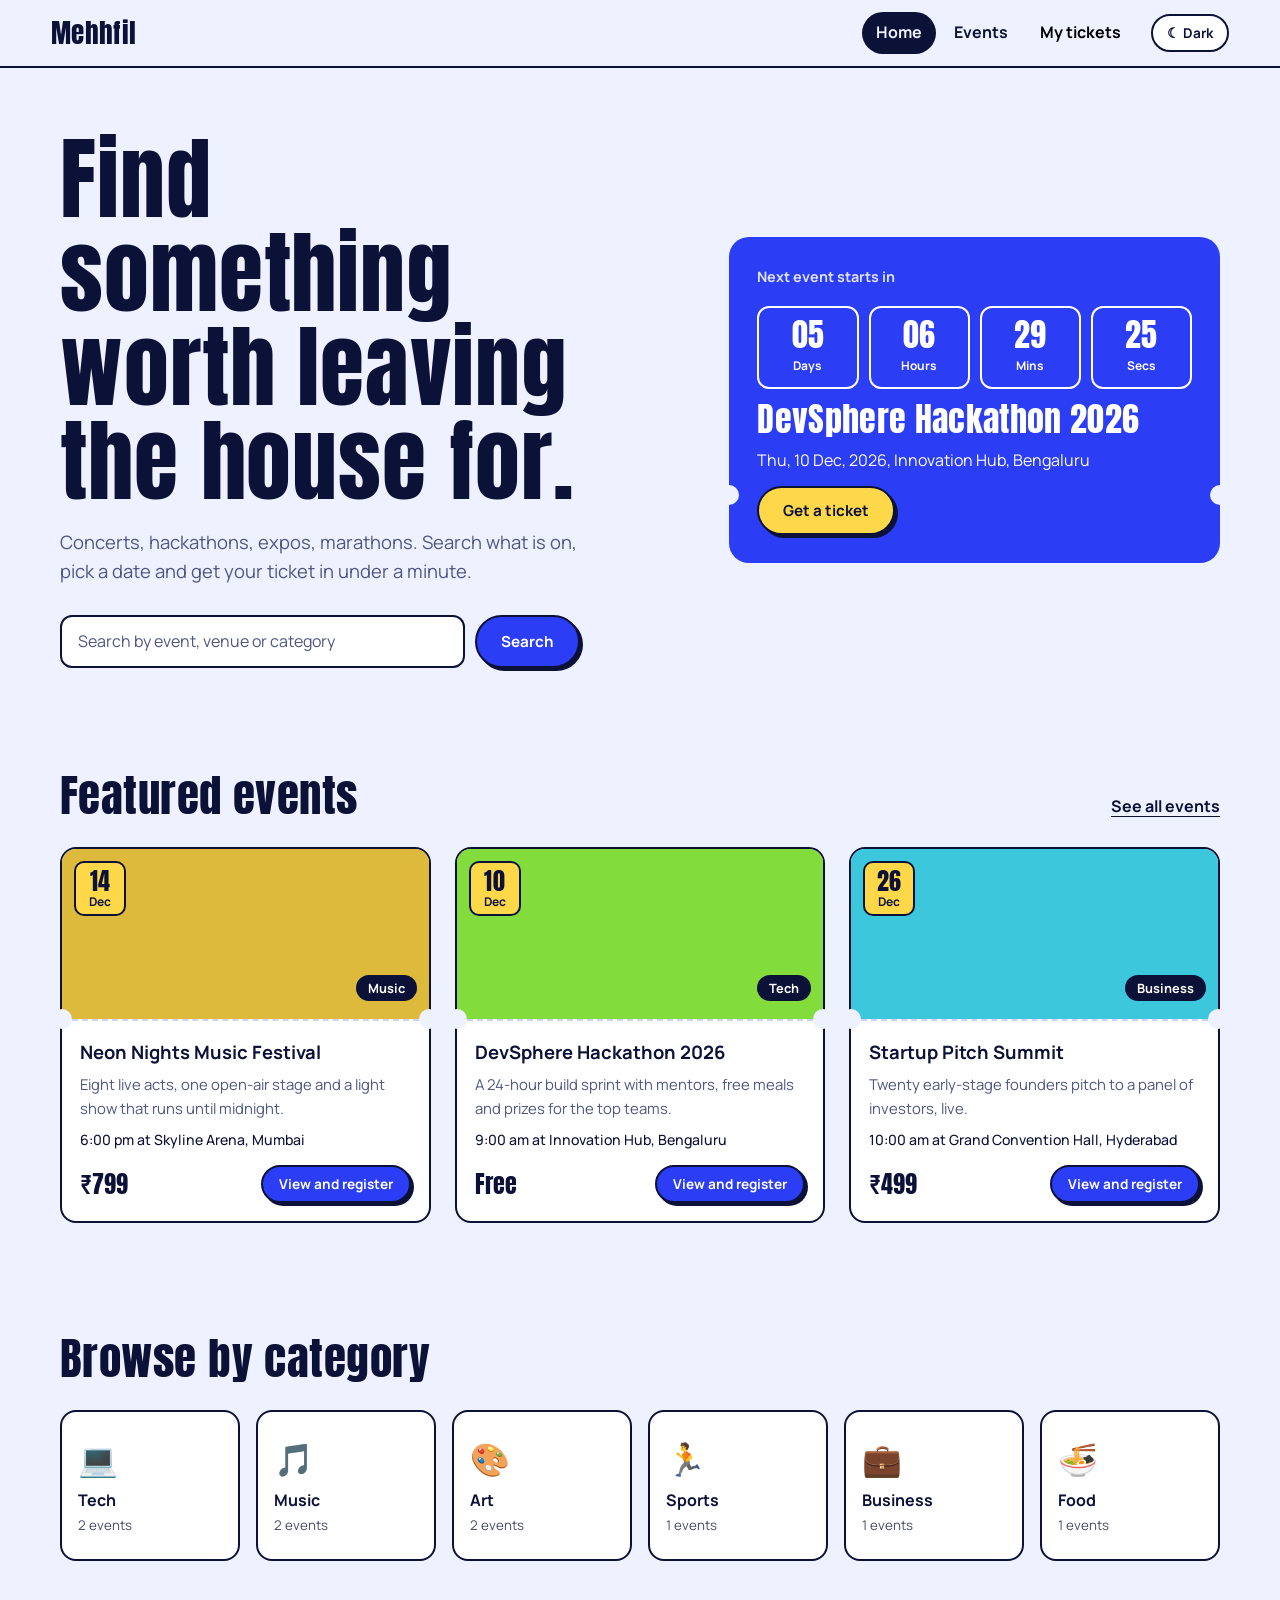
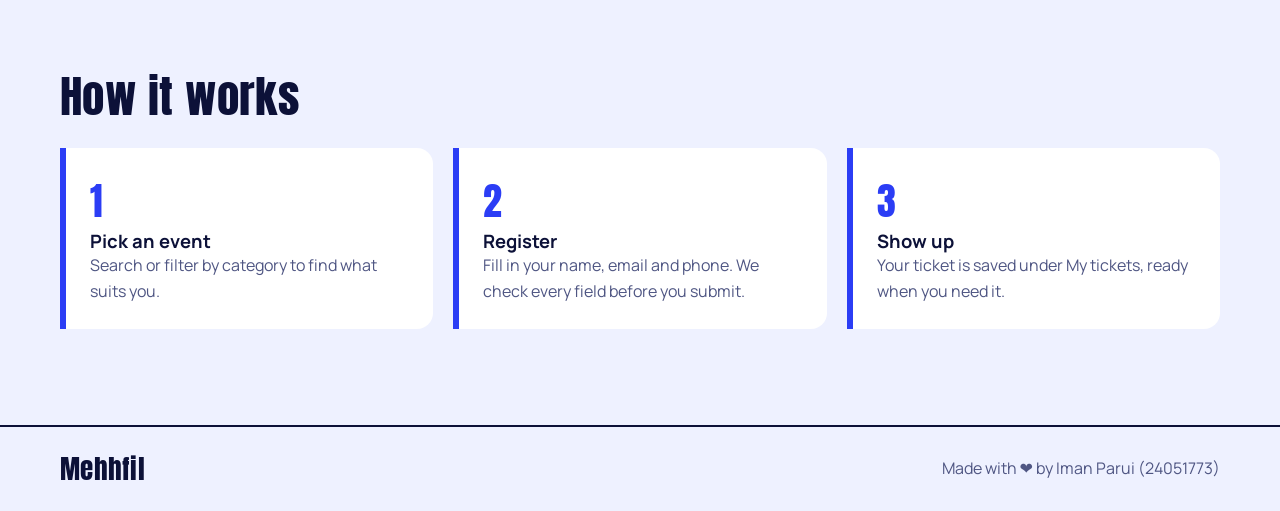
<file: index.html>
<!DOCTYPE html>
<html lang="en">
<head>
<meta charset="UTF-8">
<meta name="viewport" content="width=device-width, initial-scale=1">
<title>Mehhfil | Find events and register in seconds</title>
<meta name="description" content="Browse upcoming concerts, hackathons, expos and more. Pick an event and register in under a minute.">
<link rel="preconnect" href="https://fonts.googleapis.com"><link rel="preconnect" href="https://fonts.gstatic.com" crossorigin>
<link href="https://fonts.googleapis.com/css2?family=Anton&family=Manrope:wght@400;500;700&display=swap" rel="stylesheet">
<link rel="stylesheet" href="css/style.css">
<script>document.documentElement.dataset.theme = localStorage.getItem("eventora.theme") || "light";</script>
</head>
<body data-page="home">
<header class="nav" id="site-header"></header>
<main>
  <section class="hero">
    <div class="wrap hero-grid">
      <div class="hero-copy">
        <h1>Find something worth leaving the house for.</h1>
        <p class="lead">Concerts, hackathons, expos, marathons. Search what is on, pick a date and get your ticket in under a minute.</p>
        <form class="search" action="events.html" role="search">
          <input name="q" placeholder="Search by event, venue or category" aria-label="Search events">
          <button class="btn">Search</button>
        </form>
      </div>
      <aside class="next" aria-label="Next event">
        <p class="label">Next event starts in</p>
        <div id="next-cd" class="cd"></div>
        <h2 id="next-name"></h2>
        <p id="next-meta"></p>
        <a id="next-link" class="btn sun">Get a ticket</a>
      </aside>
    </div>
  </section>

  <section class="wrap">
    <div class="head"><h2>Featured events</h2><a class="textlink" href="events.html">See all events</a></div>
    <div class="grid" id="featured"></div>
  </section>

  <section class="wrap">
    <div class="head"><h2>Browse by category</h2></div>
    <div class="cats" id="cats"></div>
  </section>

  <section class="wrap">
    <div class="head"><h2>How it works</h2></div>
    <ol class="steps">
      <li><b>1</b><h3>Pick an event</h3><p>Search or filter by category to find what suits you.</p></li>
      <li><b>2</b><h3>Register</h3><p>Fill in your name, email and phone. We check every field before you submit.</p></li>
      <li><b>3</b><h3>Show up</h3><p>Your ticket is saved under My tickets, ready when you need it.</p></li>
    </ol>
  </section>
</main>
<footer id="site-footer"></footer>
<script src="js/data.js"></script>
<script src="js/app.js"></script>
</body>
</html>
</file>
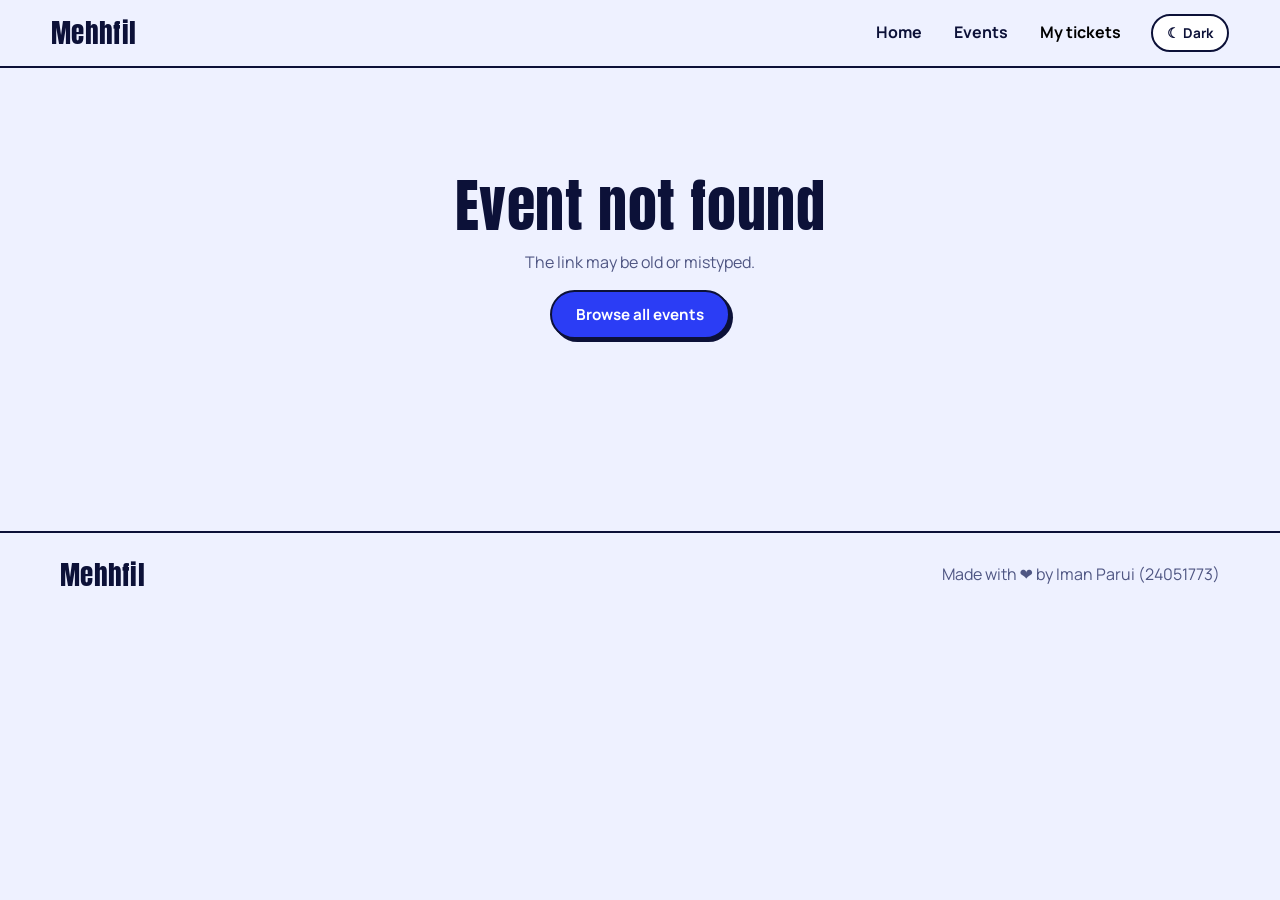
<file: event.html>
<!DOCTYPE html>
<html lang="en">
<head>
<meta charset="UTF-8">
<meta name="viewport" content="width=device-width, initial-scale=1">
<title>Event details | Mehhfil</title>
<meta name="description" content="Event details and registration.">
<link rel="preconnect" href="https://fonts.googleapis.com"><link rel="preconnect" href="https://fonts.gstatic.com" crossorigin>
<link href="https://fonts.googleapis.com/css2?family=Anton&family=Manrope:wght@400;500;700&display=swap" rel="stylesheet">
<link rel="stylesheet" href="css/style.css">
<script>document.documentElement.dataset.theme = localStorage.getItem("eventora.theme") || "light";</script>
</head>
<body data-page="event">
<header class="nav" id="site-header"></header>
<main id="detail" class="detail"></main>
<footer id="site-footer"></footer>
<script src="js/data.js"></script>
<script src="js/app.js"></script>
</body>
</html>
</file>
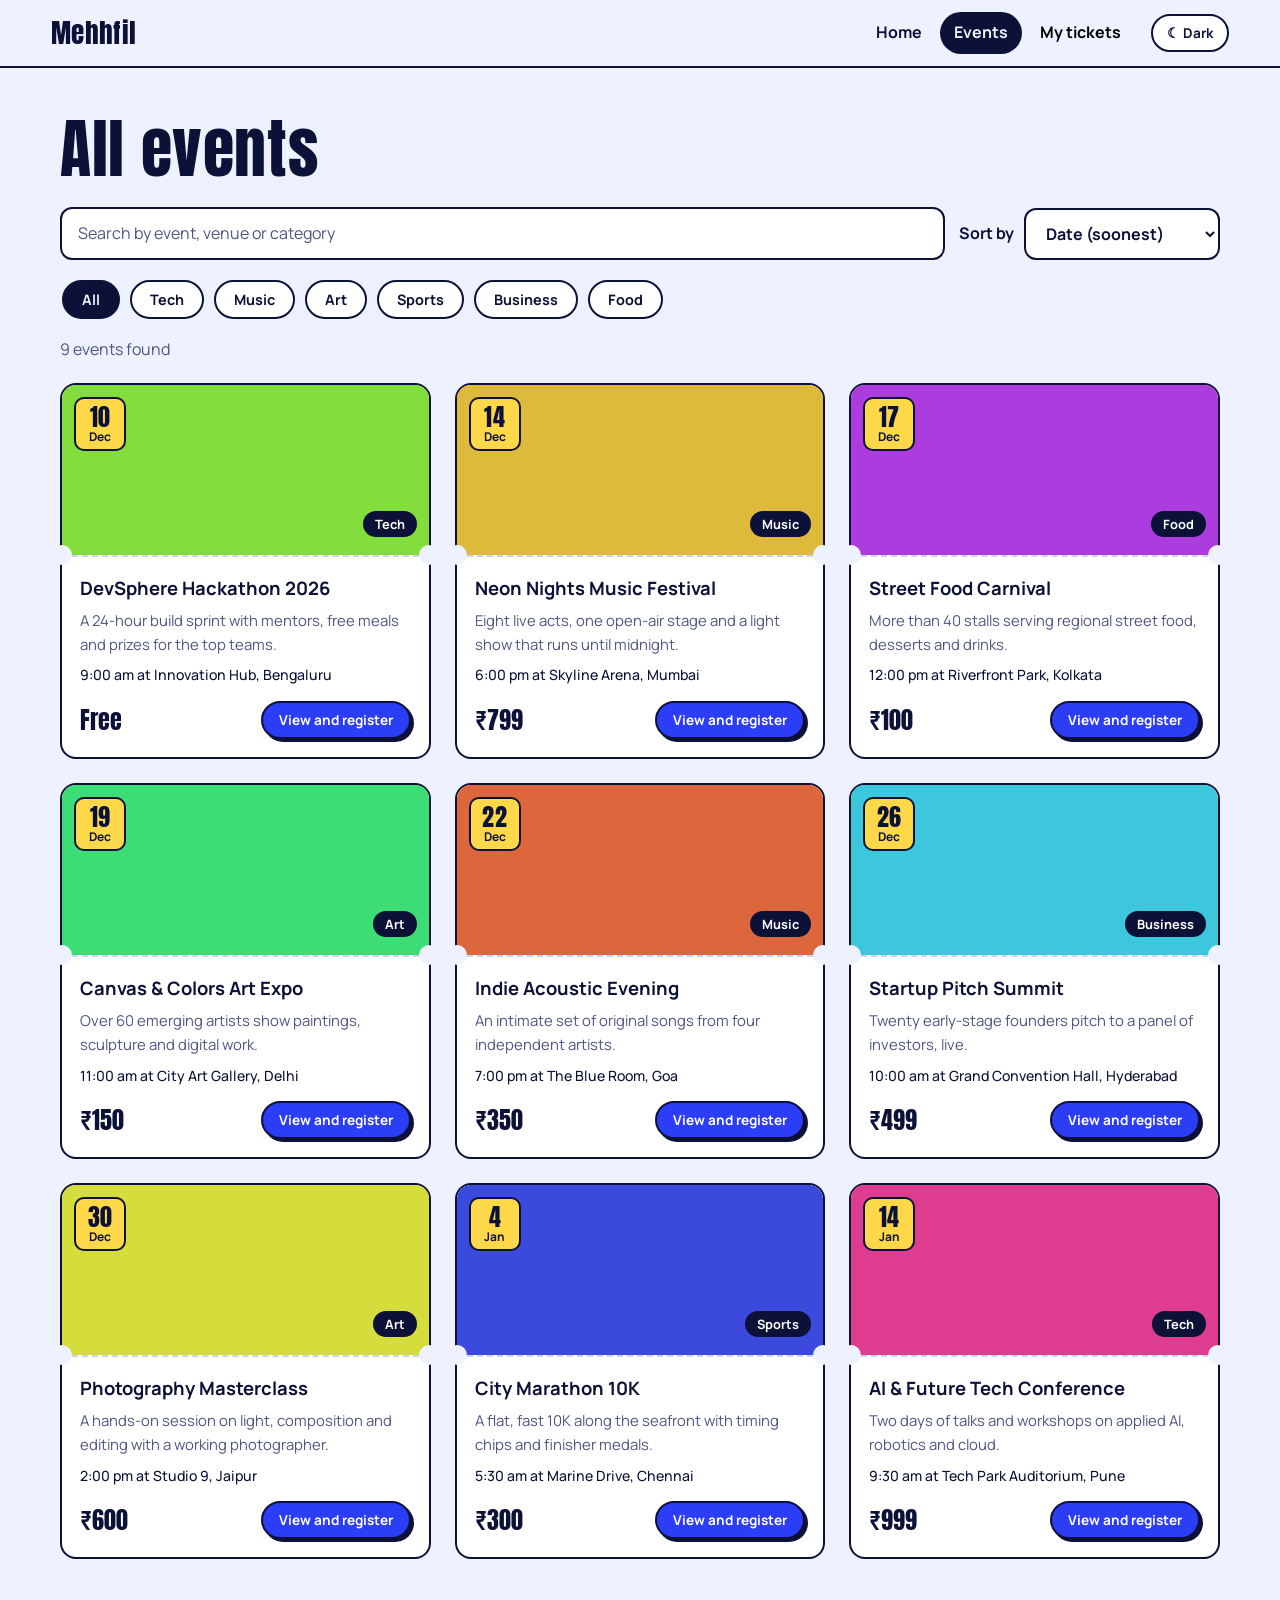
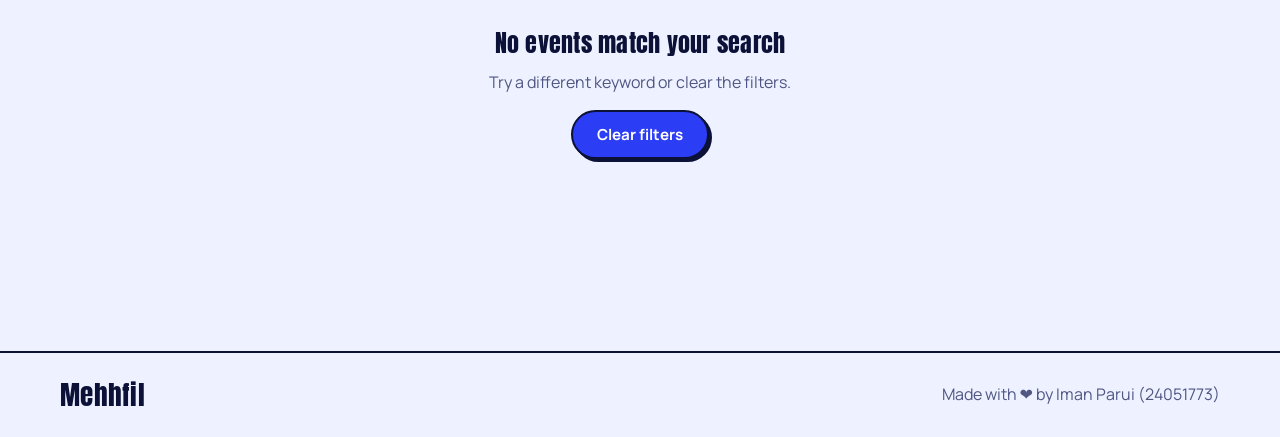
<file: events.html>
<!DOCTYPE html>
<html lang="en">
<head>
<meta charset="UTF-8">
<meta name="viewport" content="width=device-width, initial-scale=1">
<title>All events | Mehhfil</title>
<meta name="description" content="Search and filter every upcoming event on Eventora.">
<link rel="preconnect" href="https://fonts.googleapis.com"><link rel="preconnect" href="https://fonts.gstatic.com" crossorigin>
<link href="https://fonts.googleapis.com/css2?family=Anton&family=Manrope:wght@400;500;700&display=swap" rel="stylesheet">
<link rel="stylesheet" href="css/style.css">
<script>document.documentElement.dataset.theme = localStorage.getItem("eventora.theme") || "light";</script>
</head>
<body data-page="events">
<header class="nav" id="site-header"></header>
<main class="wrap page">
  <h1 class="page-title">All events</h1>
  <div class="toolbar">
    <div class="search-box"><input id="q" type="search" placeholder="Search by event, venue or category" aria-label="Search events"></div>
    <label class="sort">Sort by <select id="sort"><option value="date">Date (soonest)</option><option value="price">Price (low to high)</option></select></label>
  </div>
  <div class="chips" id="chips" role="group" aria-label="Filter by category"></div>
  <p class="muted" id="count" aria-live="polite"></p>
  <div class="grid" id="grid"></div>
  <div class="empty-state" id="empty" hidden>
    <h2>No events match your search</h2>
    <p class="muted">Try a different keyword or clear the filters.</p>
    <button class="btn" id="reset">Clear filters</button>
  </div>
</main>
<footer id="site-footer"></footer>
<script src="js/data.js"></script>
<script src="js/app.js"></script>
</body>
</html>
</file>
<file: css/style.css>
/* Eventora: ticket-inspired design. Flat colour, condensed headlines, notched ticket cards. */
:root{--paper:#eef1ff;--ink:#0c1138;--card:#fff;--blue:#2b3df5;--on-blue:#fff;--sun:#ffd84a;--line:#cdd3f5;--muted:#4f5683;--ok:#12a36b;--err:#d92d4b;--r:16px;color-scheme:light}
[data-theme=dark]{--paper:#0a0e2c;--ink:#eef0ff;--card:#131944;--blue:#7482ff;--on-blue:#0a0e2c;--line:#2a3270;--muted:#a0a8da;--ok:#38d996;--err:#ff6f87;color-scheme:dark}
*{box-sizing:border-box;margin:0}
html{scroll-behavior:smooth}
body{font:16px/1.6 Manrope,system-ui,sans-serif;background:var(--paper);color:var(--ink);transition:background .3s,color .3s;overflow-x:hidden}
h1,h2,.logo,.date b,.cd b{font-family:Anton,Impact,sans-serif;font-weight:400;letter-spacing:.01em;line-height:1.05}
h3{font-size:1.15rem;line-height:1.3}
a{color:inherit;text-decoration:none}
img{display:block;max-width:100%}
:focus-visible{outline:3px solid var(--blue);outline-offset:3px;border-radius:6px}
.wrap{width:min(1160px,92%);margin-inline:auto}
section{padding:56px 0}
.muted{color:var(--muted)}
.label{font-size:.9rem;font-weight:700;color:var(--muted);margin-bottom:6px}

/* nav */
.nav{position:sticky;top:0;z-index:50;display:flex;align-items:center;gap:16px;padding:12px 4%;background:var(--paper);border-bottom:2px solid var(--ink)}
.logo{font-size:1.7rem}
.links{display:flex;gap:4px;margin-left:auto}
.links a,.link-btn{padding:8px 14px;border:0;border-radius:99px;background:none;font:inherit;font-weight:700;cursor:pointer}
.links a:hover,.link-btn:hover{background:var(--card)}
.links a.on{background:var(--ink);color:var(--paper)}
#tcount:not(:empty){margin-left:4px;padding:1px 8px;border-radius:99px;background:var(--sun);color:#0c1138;font-size:.8rem}
.actions{display:flex;gap:8px}
.icon-btn{padding:8px 14px;border:2px solid var(--ink);border-radius:99px;background:var(--card);color:var(--ink);font:700 .85rem Manrope,sans-serif;cursor:pointer}
#burger{display:none}
@media(max-width:760px){
  #burger{display:block}
  .links{position:absolute;inset:100% 0 auto;display:none;flex-direction:column;margin:0;padding:10px 4%;background:var(--paper);border-bottom:2px solid var(--ink)}
  .links.open{display:flex}
  .logo{margin-right:auto}
}

/* buttons */
.btn{display:inline-flex;align-items:center;justify-content:center;padding:12px 24px;border:2px solid var(--ink);border-radius:99px;background:var(--blue);color:var(--on-blue);font:700 .95rem Manrope,sans-serif;cursor:pointer;box-shadow:3px 3px 0 var(--ink);transition:transform .15s,box-shadow .15s}
.btn:hover{transform:translate(-2px,-2px);box-shadow:5px 5px 0 var(--ink)}
.btn:active{transform:translate(2px,2px);box-shadow:0 0 0 var(--ink)}
.btn.sun{background:var(--sun);color:#0c1138}
.btn.ghost{background:var(--card);color:var(--ink)}
.btn.sm{padding:8px 16px;font-size:.85rem}
.btn.block{width:100%;margin-top:6px}
.textlink{font-weight:700;text-decoration:underline;text-underline-offset:4px}

/* hero: one staged load sequence */
.hero{padding:64px 0 48px}
.hero-grid{display:grid;grid-template-columns:1.25fr 1fr;gap:56px;align-items:center}
.hero h1{font-size:clamp(2.8rem,7.5vw,5.6rem);max-width:12ch}
.lead{margin:20px 0 28px;font-size:1.15rem;color:var(--muted);max-width:50ch}
.search{display:flex;gap:10px;max-width:520px}
input,select{width:100%;padding:12px 16px;border:2px solid var(--ink);border-radius:12px;background:var(--card);color:var(--ink);font:inherit}
input::placeholder{color:var(--muted)}
input:focus,select:focus{outline:3px solid var(--blue);outline-offset:2px}
.hero-copy>*,.next{animation:rise .6s cubic-bezier(.2,.8,.2,1) both}
.hero-copy>:nth-child(2){animation-delay:.08s}.hero-copy>:nth-child(3){animation-delay:.16s}.next{animation-delay:.25s}
@keyframes rise{from{opacity:0;transform:translateY(22px)}}
@media(max-width:860px){.hero-grid{grid-template-columns:1fr;gap:36px}}
@media(max-width:480px){.search{flex-direction:column}}

/* next-event ticket and notched cards */
.next,.card{position:relative}
.next{padding:28px;border-radius:20px;background:var(--blue);color:var(--on-blue);display:grid;gap:12px;justify-items:start}
.next .label{color:inherit;opacity:.85}
.next h2{font-size:2.1rem}
.next::before,.next::after,.card::before,.card::after{content:"";position:absolute;width:20px;height:20px;border-radius:50%;background:var(--paper)}
.next::before,.next::after{top:calc(100% - 78px)}
.next::before,.card::before{left:-10px}.next::after,.card::after{right:-10px}
.card::before,.card::after{top:160px;z-index:2}

/* countdown */
.cd{display:flex;gap:10px;width:100%}
.cd div{flex:1;min-width:0;padding:10px 4px;text-align:center;border:2px solid currentColor;border-radius:12px}
.cd b{display:block;font-size:2rem}
.cd span{font-size:.75rem;font-weight:700}
.live{font-weight:700}

/* sections */
.head{display:flex;justify-content:space-between;align-items:end;gap:16px;flex-wrap:wrap;margin-bottom:28px}
.head h2,.detail h2{font-size:clamp(1.9rem,4vw,2.8rem)}
.grid{display:grid;grid-template-columns:repeat(auto-fill,minmax(290px,1fr));gap:24px}
.card{background:var(--card);border:2px solid var(--ink);border-radius:var(--r);transition:transform .2s,box-shadow .2s}
.card:hover{transform:translate(-3px,-3px);box-shadow:6px 6px 0 var(--ink)}
.media,.cover{position:relative;display:block;height:170px;overflow:hidden;border-radius:14px 14px 0 0;background:hsl(var(--h) 70% 55%)}
.media img,.cover img{width:100%;height:100%;object-fit:cover}
.date{position:absolute;top:12px;left:12px;display:grid;justify-items:center;min-width:52px;padding:6px 8px;border:2px solid #0c1138;border-radius:10px;background:var(--sun);color:#0c1138;font-size:.75rem;font-weight:700;line-height:1.1}
.date b{font-size:1.5rem}
.tag{position:absolute;right:12px;bottom:18px;padding:3px 12px;border-radius:99px;background:#0c1138;color:#fff;font-size:.8rem;font-weight:700}
.card .body{display:grid;gap:8px;padding:20px 18px 18px;border-top:2px dashed var(--line)}
.card h3 a:hover{text-decoration:underline}
.desc{color:var(--muted);font-size:.93rem}
.where{font-size:.88rem;font-weight:500}
.foot{display:flex;align-items:center;justify-content:space-between;gap:10px;margin-top:6px}
.price{font:400 1.5rem Anton,sans-serif}

.cats{display:grid;grid-template-columns:repeat(auto-fit,minmax(150px,1fr));gap:16px}
.cat{display:grid;gap:2px;padding:22px 16px;border:2px solid var(--ink);border-radius:var(--r);background:var(--card);transition:background .2s,transform .2s}
.cat:hover{background:var(--sun);color:#0c1138;transform:translateY(-4px)}
.cat span{font-size:2rem}.cat small{color:inherit;opacity:.75}
.steps{display:grid;grid-template-columns:repeat(auto-fit,minmax(240px,1fr));gap:20px;list-style:none;padding:0}
.steps li{padding:24px;border-left:6px solid var(--blue);background:var(--card);border-radius:0 var(--r) var(--r) 0}
.steps b{font:400 2.4rem Anton,sans-serif;color:var(--blue)}
.steps p{color:var(--muted)}

/* events page */
.page{padding:48px 0 80px}
.page-title{font-size:clamp(2.4rem,6vw,4rem)}
.toolbar{display:flex;flex-wrap:wrap;gap:14px;align-items:center;margin:24px 0 16px}
.search-box{flex:1 1 300px}
.sort{display:flex;align-items:center;gap:10px;font-weight:700}.sort select{width:auto}
.chips{display:flex;gap:10px;overflow-x:auto;padding:4px 2px 12px}
.chip{flex:none;padding:8px 18px;border:2px solid var(--ink);border-radius:99px;background:var(--card);color:var(--ink);font:700 .9rem Manrope,sans-serif;cursor:pointer;transition:background .15s}
.chip:hover{background:var(--sun);color:#0c1138}
.chip.on{background:var(--ink);color:var(--paper)}
#count{margin:6px 0 20px}
.empty-state{text-align:center;padding:72px 0;display:grid;gap:14px;justify-items:center}

/* event detail */
.detail{padding:36px 0 80px}
.detail-grid{display:grid;grid-template-columns:1.6fr 1fr;gap:40px;align-items:start}
.back{display:inline-block;margin-bottom:16px;font-weight:700;text-decoration:underline;text-underline-offset:4px}
.cover{height:auto;aspect-ratio:2/1;border-radius:var(--r);border:2px solid var(--ink);margin-bottom:24px}
.cover .tag{bottom:14px}
.detail h1{font-size:clamp(2.2rem,5vw,3.6rem)}
.facts{display:grid;grid-template-columns:repeat(auto-fit,minmax(150px,1fr));margin:22px 0;border:2px solid var(--ink);border-radius:var(--r);overflow:hidden;background:var(--card)}
.facts div{padding:14px 16px;border-right:1px solid var(--line);border-bottom:1px solid var(--line)}
.facts dt{font-size:.8rem;font-weight:700;color:var(--muted)}.facts dd{font-weight:700}
.detail .cd{max-width:420px;color:var(--ink)}
.detail h2{margin:32px 0 10px}.about{max-width:62ch;color:var(--muted)}
.reg{position:sticky;top:92px;padding:0 24px 24px;border:2px solid var(--ink);border-radius:var(--r);background:var(--card);overflow:hidden}
.reg>h2,.done>h2{margin:0 -24px 20px;padding:16px 24px;background:var(--sun);color:#0c1138;font-size:1.7rem}
.done>h2{margin:0 0 8px;padding:0;background:none;color:inherit}
.field{margin-bottom:14px}
.field label{display:block;margin-bottom:6px;font-size:.9rem;font-weight:700}
input.bad,select.bad{border-color:var(--err)}input.good{border-color:var(--ok)}
.err{display:block;min-height:1.2em;margin-top:4px;color:var(--err);font-size:.82rem;font-weight:500}
.done{text-align:center;padding-top:24px;display:grid;gap:12px;justify-items:center}
.check{display:grid;place-items:center;width:64px;height:64px;border-radius:50%;background:var(--ok);color:#fff;font-size:2rem;animation:pop .5s cubic-bezier(.2,1.6,.4,1)}
@keyframes pop{from{transform:scale(0)}}
.ticket{display:grid;gap:4px;width:100%;margin:8px 0;padding:16px;border:2px dashed var(--ink);border-radius:14px;text-align:left}
.ticket code{color:var(--blue);font-size:1.15rem;font-weight:700;letter-spacing:.08em}
.cta{display:flex;flex-wrap:wrap;gap:10px;justify-content:center}
@media(max-width:900px){.detail-grid{grid-template-columns:1fr}.reg{position:static}}

/* tickets dialog */
dialog{width:min(480px,92vw);padding:0;border:2px solid var(--ink);border-radius:var(--r);background:var(--paper);color:var(--ink)}
dialog::backdrop{background:rgba(8,10,35,.65)}
.dlg{padding:24px}.dlg h2{font-size:2rem}
.dlg ul{display:grid;gap:10px;max-height:50vh;margin:16px 0;padding:0;overflow:auto;list-style:none}
.dlg li{display:flex;justify-content:space-between;gap:12px;padding:12px 14px;border:2px solid var(--ink);border-radius:12px;background:var(--card)}
.dlg small{display:block;color:var(--muted)}.dlg code{font-weight:700;color:var(--blue)}
.dlg .none{display:block;border-style:dashed}.dlg .none a{font-weight:700;text-decoration:underline}
.x{align-self:center;padding:6px 12px;border:2px solid var(--err);border-radius:99px;background:none;color:var(--err);font:700 .8rem Manrope,sans-serif;cursor:pointer}

footer{margin-top:40px;padding:28px 0;border-top:2px solid var(--ink)}
.foot-in{display:flex;flex-wrap:wrap;justify-content:space-between;gap:12px;align-items:center}

@media(prefers-reduced-motion:reduce){*,*::before,*::after{animation:none!important;transition:none!important;scroll-behavior:auto!important}}
</file>
